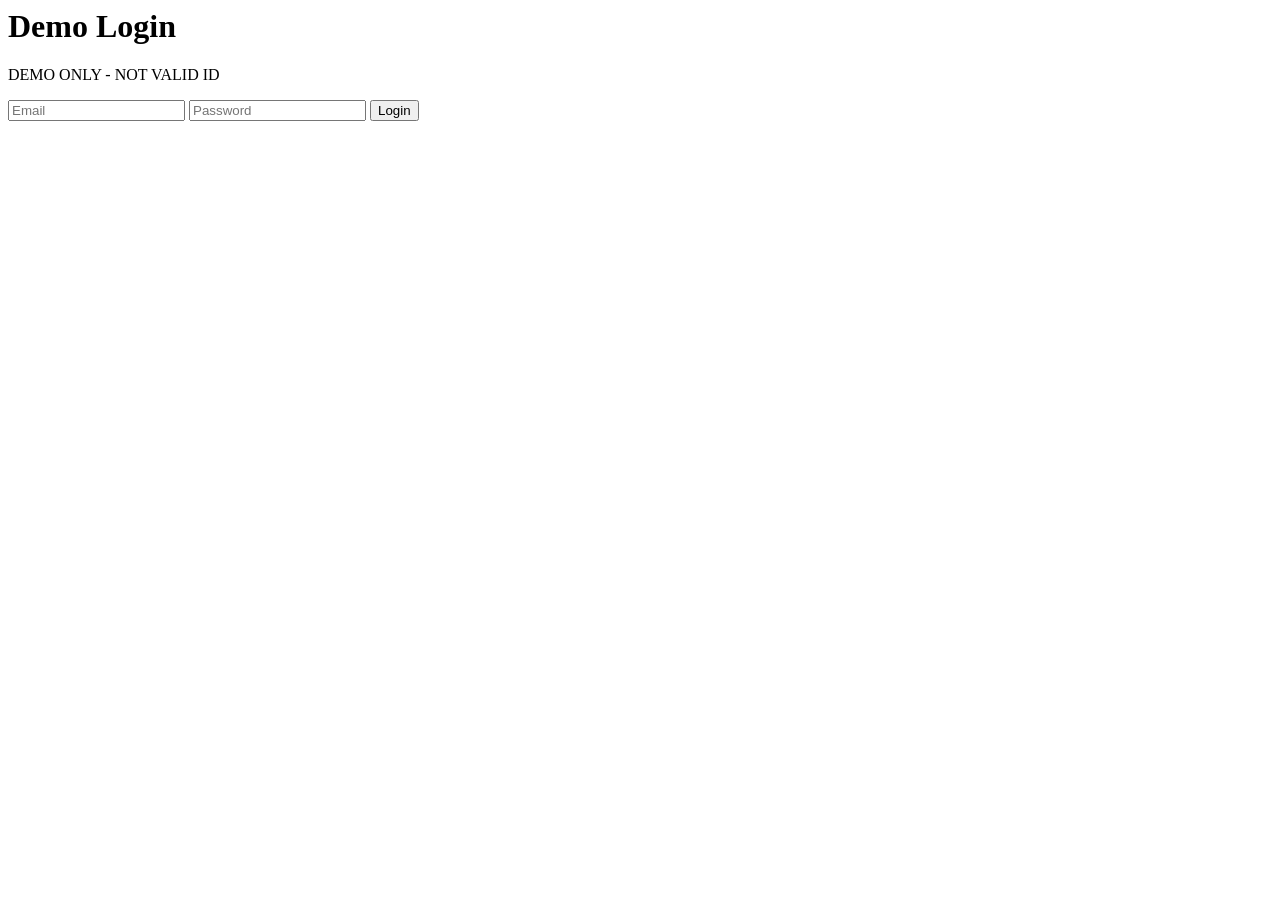
<file: index.html>
<head>
  <title>Demo</title>

  <meta charset="UTF-8">

  <meta name="viewport" content="width=device-width, initial-scale=1, maximum-scale=1, user-scalable=no, viewport-fit=cover">

  <meta name="apple-mobile-web-app-capable" content="yes">
  <meta name="apple-mobile-web-app-status-bar-style" content="black-translucent">
  <meta name="apple-mobile-web-app-title" content="Demo">

  <meta name="mobile-web-app-capable" content="yes">

  <link rel="apple-touch-icon" href="images/icon.png">
</head>
<body>
  <main class="screen">
    <h1>Demo Login</h1>
    <p class="warning">DEMO ONLY - NOT VALID ID</p>

    <input id="email" type="email" placeholder="Email">
    <input id="password" type="password" placeholder="Password">

    <button onclick="login()">Login</button>
    <p id="error"></p>
  </main>

  <script src="data.js"></script>
  <script src="app.js"></script>
</body>
</html>
</file>
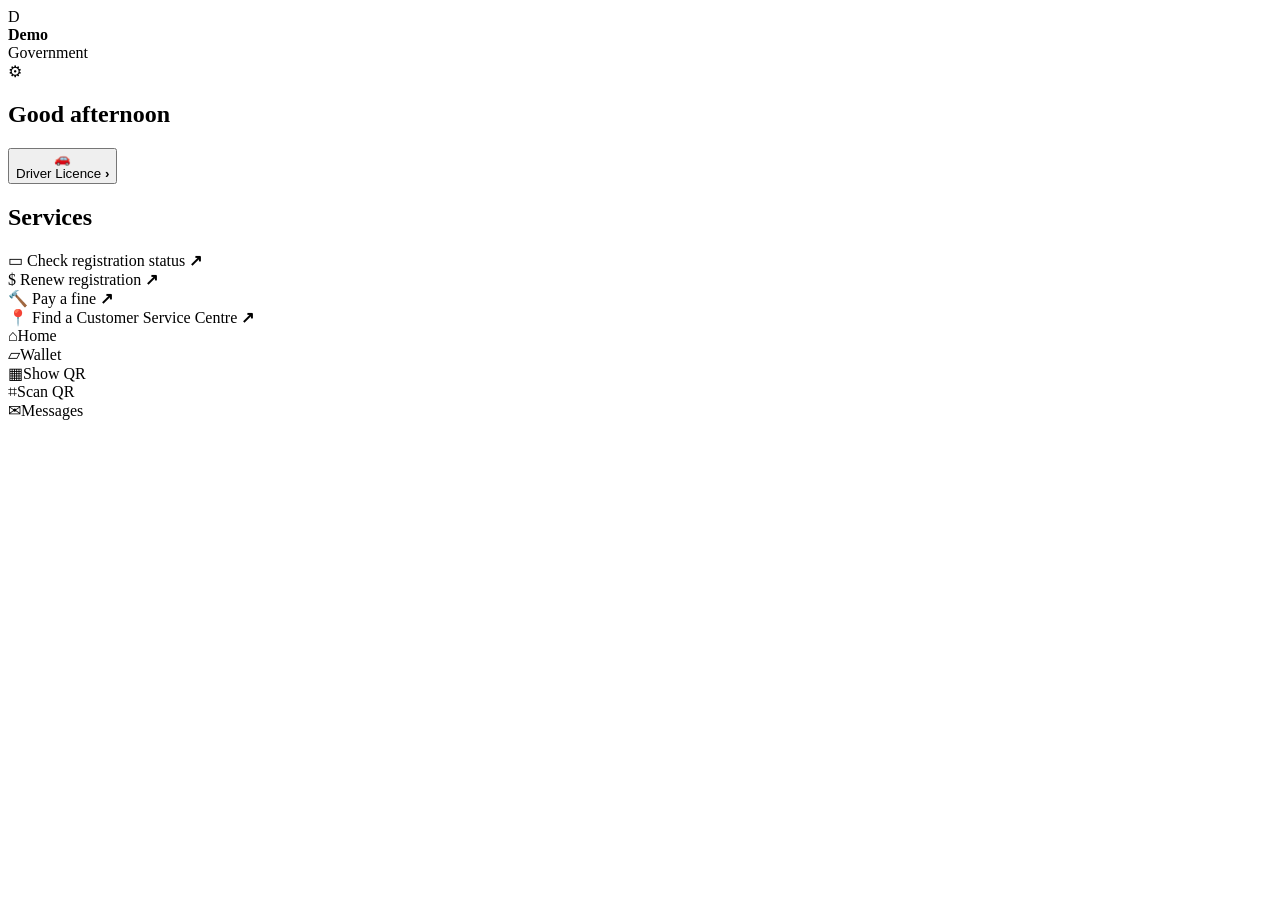
<file: home.html>
<head>
  <title>Demo</title>

  <meta charset="UTF-8">

  <meta name="viewport" content="width=device-width, initial-scale=1, maximum-scale=1, user-scalable=no, viewport-fit=cover">

  <meta name="apple-mobile-web-app-capable" content="yes">
  <meta name="apple-mobile-web-app-status-bar-style" content="black-translucent">
  <meta name="apple-mobile-web-app-title" content="Demo">

  <meta name="mobile-web-app-capable" content="yes">

  <link rel="apple-touch-icon" href="images/icon.png">
</head>
<body>
  <main class="app">

    <section class="header">
      <div class="brand">
        <div class="logo">D</div>
        <div>
          <strong>Demo</strong><br>
          <span>Government</span>
        </div>
      </div>
      <div class="settings">⚙</div>
    </section>

    <section class="content">
      <h1>Good afternoon</h1>

      <button class="licence-card" onclick="window.location.href='licence.html'">
        <div class="car">🚗</div>
        <span>Driver Licence</span>
        <strong>›</strong>
      </button>

      <h2>Services</h2>

      <div class="services">
        <div><span>▭</span> Check registration status <b>↗</b></div>
        <div><span>$</span> Renew registration <b>↗</b></div>
        <div><span>🔨</span> Pay a fine <b>↗</b></div>
        <div><span>📍</span> Find a Customer Service Centre <b>↗</b></div>
      </div>
    </section>

    <nav class="bottom-nav">
      <div class="active">⌂<span>Home</span></div>
      <div>▱<span>Wallet</span></div>
      <div class="qr">▦<span>Show QR</span></div>
      <div>⌗<span>Scan QR</span></div>
      <div>✉<span>Messages</span></div>
    </nav>

  </main>
</body>
</html>
</file>
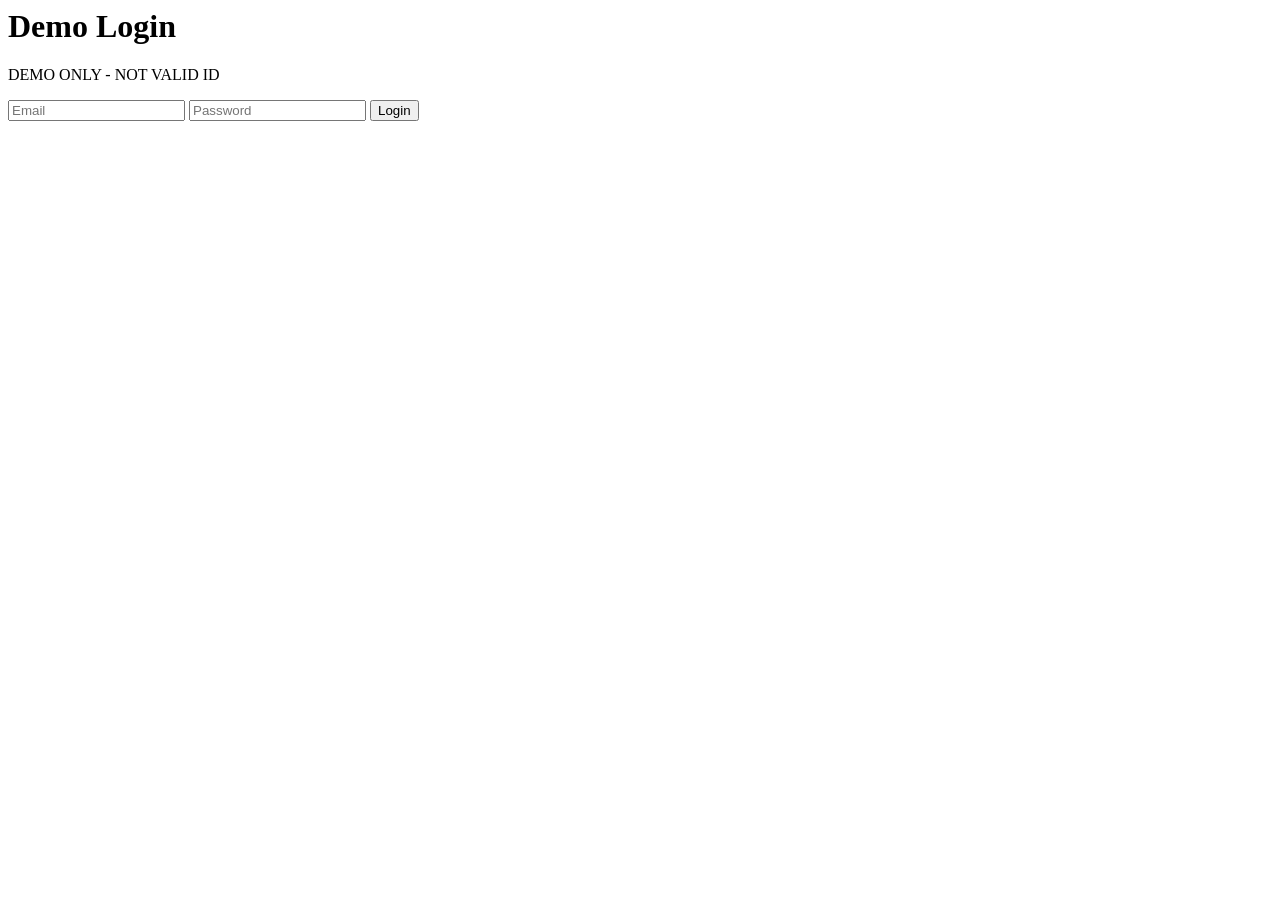
<file: licence.html>
<head>
  <title>Demo</title>

  <meta charset="UTF-8">

  <meta name="viewport" content="width=device-width, initial-scale=1, maximum-scale=1, user-scalable=no, viewport-fit=cover">

  <meta name="apple-mobile-web-app-capable" content="yes">
  <meta name="apple-mobile-web-app-status-bar-style" content="black-translucent">
  <meta name="apple-mobile-web-app-title" content="Demo">

  <meta name="mobile-web-app-capable" content="yes">

  <link rel="apple-touch-icon" href="images/icon.png">
</head>
<body>
  <main class="phone">
    <div class="card">
      <div class="watermark">DEMO ONLY</div>

      <h2>Sample Digital Licence</h2>
      <p class="notvalid">NOT VALID ID</p>

      <div class="photo">PHOTO</div>

      <h1 id="name"></h1>
      <p><b>DOB:</b> <span id="dob"></span></p>
      <p><b>Address:</b> <span id="address"></span></p>
      <p><b>Licence No:</b> <span id="licence"></span></p>
      <p><b>Class:</b> <span id="class"></span></p>

      <div class="qr">SAMPLE QR</div>
    </div>

    <button onclick="logout()">Logout</button>
  </main>

  <script src="data.js"></script>
  <script src="app.js"></script>
  <script>
    loadLicence();
  </script>
</body>
</html>
</file>
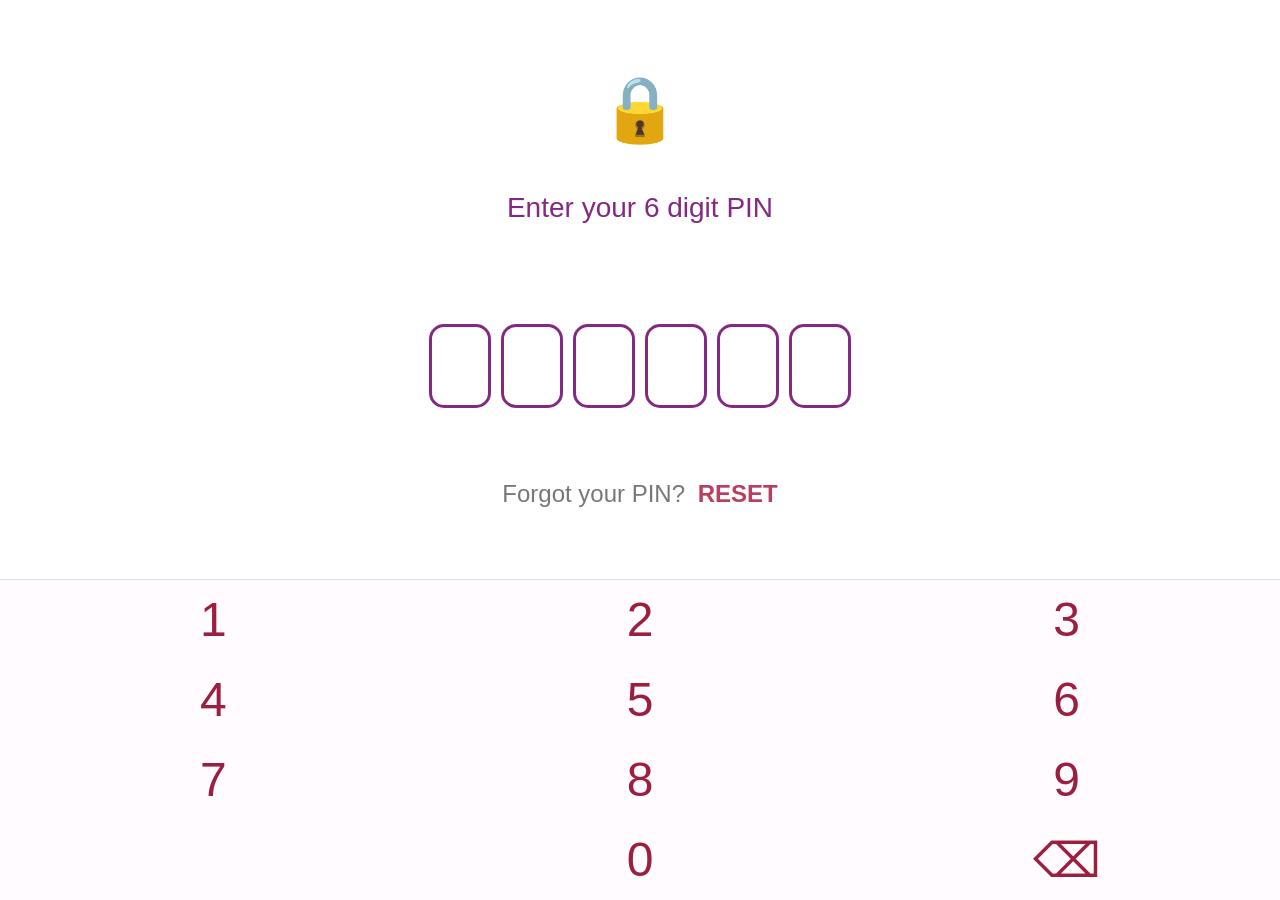
<file: pin.html>
<!DOCTYPE html>
<html>
<head>
  <title>Enter PIN</title>
  <link rel="stylesheet" href="pin.css">
  <meta name="viewport" content="width=device-width, initial-scale=1, maximum-scale=1, user-scalable=no">

<meta name="apple-mobile-web-app-capable" content="yes">
<meta name="apple-mobile-web-app-title" content="Demo">
<meta name="apple-mobile-web-app-status-bar-style" content="black-translucent">

<meta name="mobile-web-app-capable" content="yes">
</head>
<body>
  <main class="pin-page">
    <section class="top-section">
      <div class="lock">🔒</div>

      <h1>Enter your 6 digit PIN</h1>

      <div class="pin-boxes">
        <div></div><div></div><div></div><div></div><div></div><div></div>
      </div>

      <p class="reset-text">Forgot your PIN? <span>RESET</span></p>
    </section>

    <section class="keypad">
      <button>1</button>
      <button>2</button>
      <button>3</button>
      <button>4</button>
      <button>5</button>
      <button>6</button>
      <button>7</button>
      <button>8</button>
      <button>9</button>
      <button class="blank"></button>
      <button>0</button>
      <button id="delete">⌫</button>
    </section>
  </main>

  <script src="pin.js"></script>
</body>
</html>
</file>
<file: pin.css>
* {
  box-sizing: border-box;
}

html, body {
  width: 100%;
  height: 100%;
  margin: 0;
  overflow: hidden;
  overscroll-behavior: none;
  touch-action: manipulation;
  -webkit-text-size-adjust: 100%;
  background: white;
  font-family: Arial, Helvetica, sans-serif;
}

.pin-page {
  width: 100%;
  height: 100vh;
  height: 100dvh;
  overflow: hidden;
  display: flex;
  flex-direction: column;
}

.top-section {
  flex: 1;
  display: flex;
  flex-direction: column;
  align-items: center;
  justify-content: center;
  border-bottom: 1px solid #ddd;
  padding: 20px;
}

.lock {
  font-size: 64px;
  color: #b83f60;
  margin-bottom: 45px;
}

h1 {
  font-size: 28px;
  font-weight: 400;
  margin: 0 0 100px;
  color: #842983;
}

.pin-boxes {
  display: flex;
  gap: 10px;
  margin-bottom: 72px;
}

.pin-boxes div {
  width: 62px;
  height: 84px;
  border: 3px solid #842983;
  border-radius: 15px;
  display: flex;
  align-items: center;
  justify-content: center;
  font-size: 42px;
  color: #842983;
}

.reset-text {
  font-size: 24px;
  color: #777;
  margin: 0;
}

.reset-text span {
  color: #b83f60;
  font-weight: bold;
  margin-left: 6px;
}

.keypad {
  height: 320px;
  display: grid;
  grid-template-columns: repeat(3, 1fr);
  background: #fffbff;
  flex-shrink: 0;
}

.keypad button {
  border: none;
  background: #fffbff;
  color: #9b1f3e;
  font-size: 48px;
  font-weight: 300;
}

.keypad button:active {
  background: #f1e9f1;
}

.blank {
  pointer-events: none;
}

@media (max-width: 430px) {
  h1 {
    font-size: 24px;
    margin-bottom: 70px;
  }

  .pin-boxes div {
    width: 52px;
    height: 72px;
  }

  .keypad {
    height: 300px;
  }

  .keypad button {
    font-size: 42px;
  }
}
</file>
